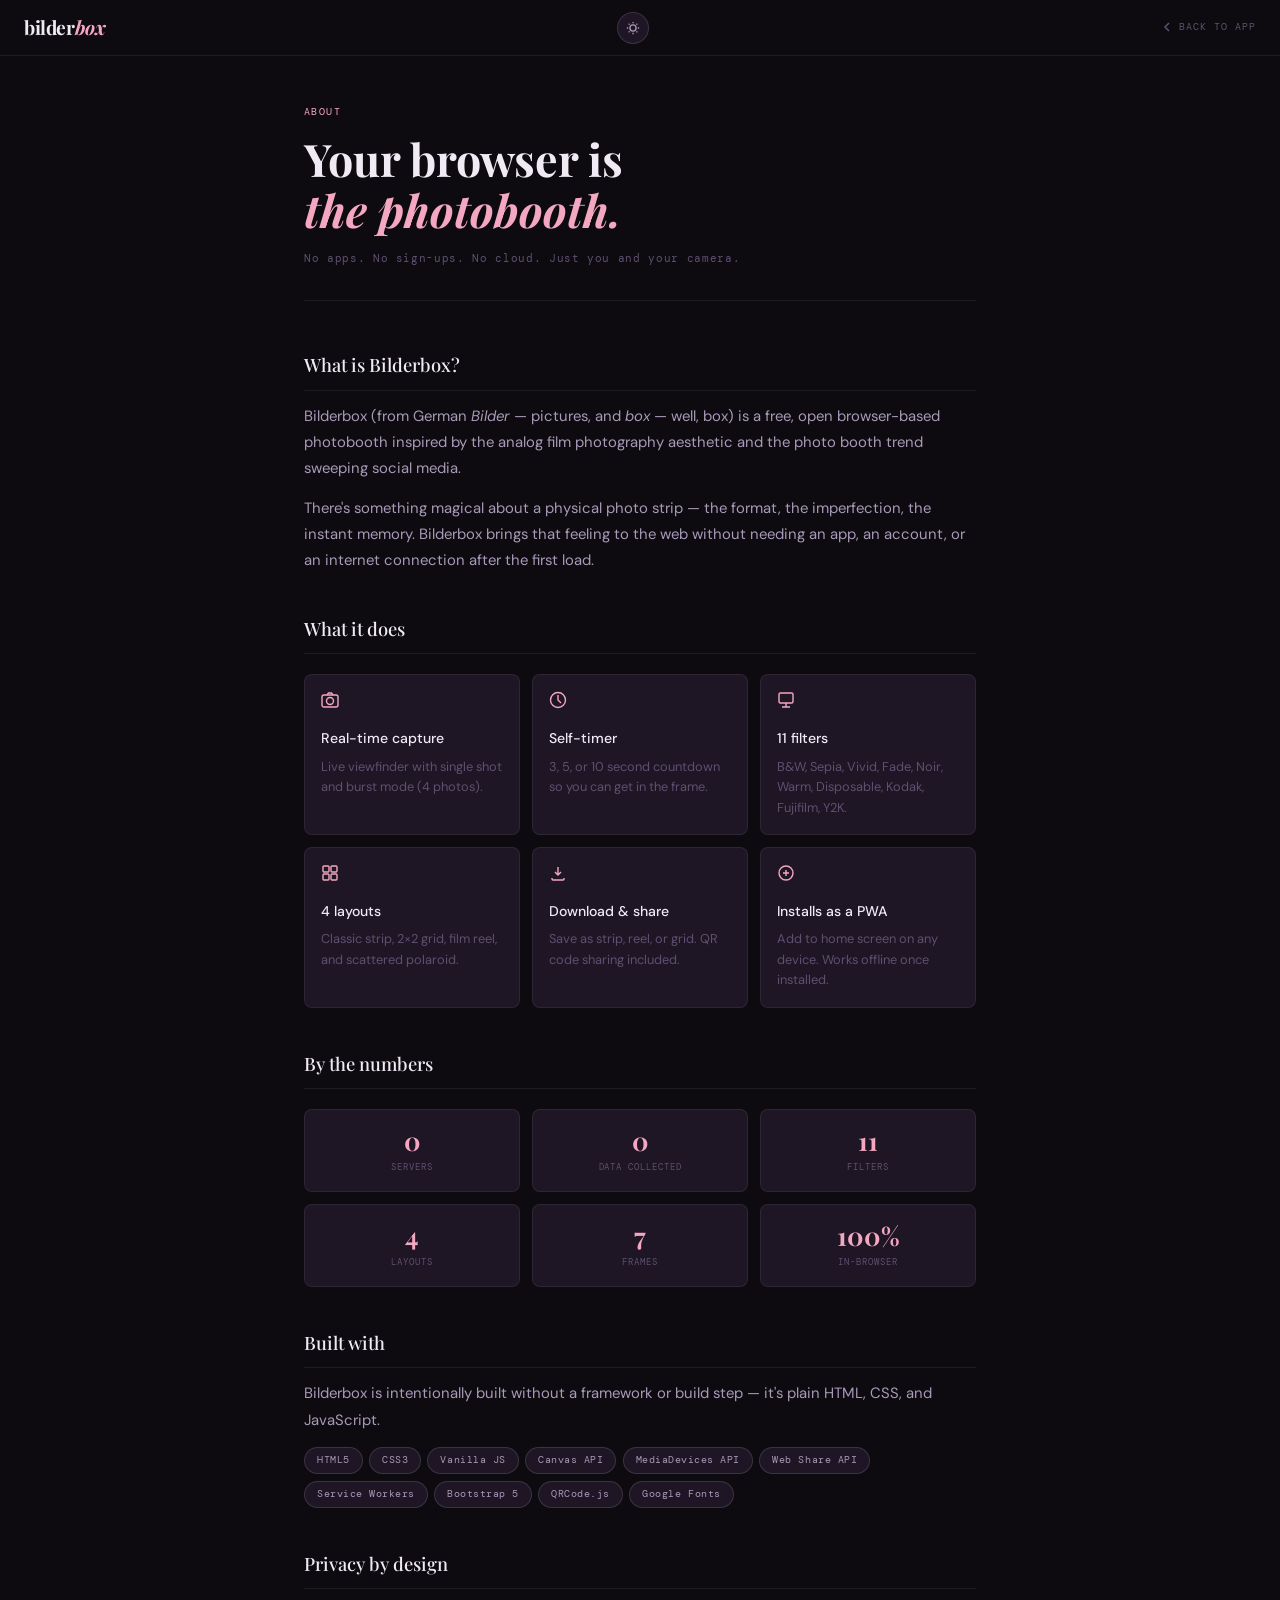
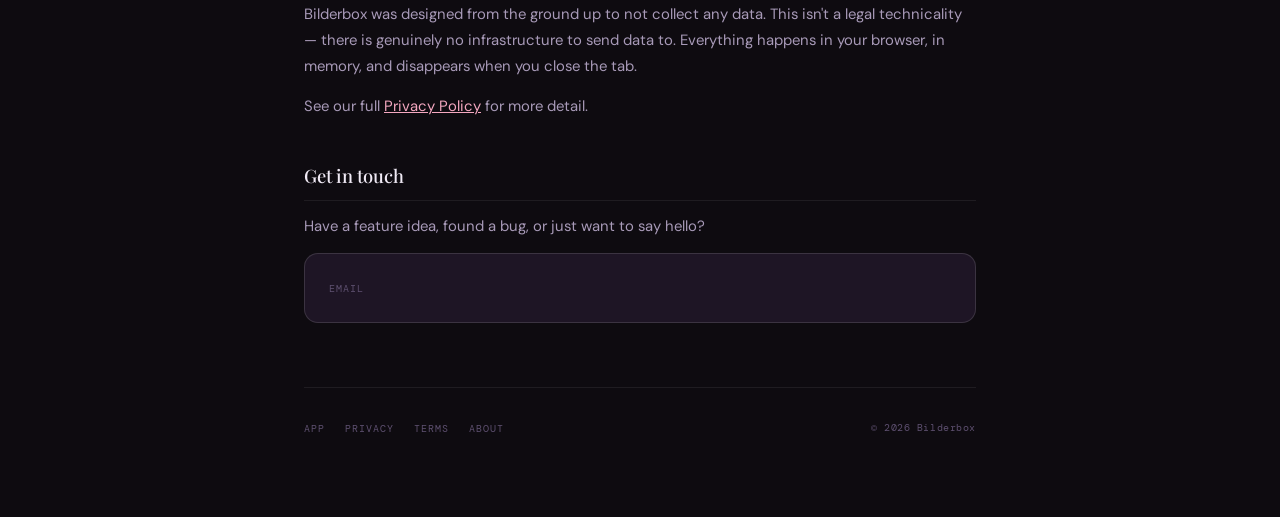
<file: about.html>
<!doctype html>
<html lang="en">
  <head>
    <meta charset="UTF-8" />
    <meta name="viewport" content="width=device-width, initial-scale=1.0" />
    <title>About — Bilderbox</title>
    <meta
      name="description"
      content="About Bilderbox — a cute analog-style photobooth that runs entirely in your browser."
    />
    <link rel="preconnect" href="https://fonts.googleapis.com" />
    <link
      href="https://fonts.googleapis.com/css2?family=Playfair+Display:ital,wght@0,500;0,700;1,500&family=DM+Mono:wght@400;500&family=DM+Sans:wght@300;400;500&display=swap"
      rel="stylesheet"
    />
    
    <link rel="stylesheet" href="css/pages.css" />
    <style>
      .feature-grid {
        display: grid;
        grid-template-columns: repeat(auto-fit, minmax(200px, 1fr));
        gap: 0.75rem;
        margin: 1.25rem 0;
      }

      .feature-card {
        background: var(--surface);
        border: 1px solid var(--border);
        border-radius: var(--radius);
        padding: 1rem;
        display: flex;
        flex-direction: column;
        gap: 0.35rem;
      }

      .feature-card .f-icon {
        color: var(--pink);
        margin-bottom: 0.2rem;
      }

      .feature-card .f-title {
        font-size: 0.88rem;
        font-weight: 500;
        color: var(--text);
      }

      .feature-card .f-desc {
        font-size: 0.8rem;
        color: var(--text3);
        line-height: 1.6;
      }

      .tech-stack {
        display: flex;
        flex-wrap: wrap;
        gap: 0.4rem;
        margin-top: 0.75rem;
      }

      .tech-pill {
        padding: 0.22rem 0.75rem;
        background: var(--surface);
        border: 1px solid var(--border2);
        border-radius: 999px;
        font-family: "DM Mono", monospace;
        font-size: 0.65rem;
        color: var(--text2);
        letter-spacing: 0.05em;
      }

      .stat-row {
        display: grid;
        grid-template-columns: repeat(3, 1fr);
        gap: 0.75rem;
        margin: 1.25rem 0;
      }

      .stat-box {
        background: var(--surface);
        border: 1px solid var(--border);
        border-radius: var(--radius);
        padding: 1rem;
        text-align: center;
      }

      .stat-box .s-num {
        font-family: "Playfair Display", serif;
        font-size: 1.6rem;
        font-weight: 700;
        color: var(--pink);
        line-height: 1.1;
      }

      .stat-box .s-label {
        font-family: "DM Mono", monospace;
        font-size: 0.58rem;
        color: var(--text3);
        letter-spacing: 0.1em;
        text-transform: uppercase;
        margin-top: 0.3rem;
      }

      @media (max-width: 400px) {
        .stat-row {
          grid-template-columns: 1fr 1fr;
        }
      }
    </style>
  </head>
  <body>
    <header class="page-header">
      <a href="index.html" class="logo">bilder<span>box</span></a>
      <button
        id="theme-toggle"
        class="theme-toggle"
        onclick="toggleTheme()"
        title="Toggle light/dark mode"
      >
        <svg
          id="theme-icon-dark"
          width="14"
          height="14"
          viewBox="0 0 16 16"
          fill="none"
          stroke="currentColor"
          stroke-width="1.5"
        >
          <circle cx="8" cy="8" r="3.5" />
          <path
            d="M8 1v1.5M8 13.5V15M1 8h1.5M13.5 8H15M3.05 3.05l1.06 1.06M11.89 11.89l1.06 1.06M3.05 12.95l1.06-1.06M11.89 4.11l1.06-1.06"
          />
        </svg>
        <svg
          id="theme-icon-light"
          width="14"
          height="14"
          viewBox="0 0 16 16"
          fill="none"
          stroke="currentColor"
          stroke-width="1.5"
          style="display: none"
        >
          <path d="M13.5 8.5a5.5 5.5 0 01-7-7 6 6 0 107 7z" />
        </svg>
      </button>
      <a href="index.html" class="back-link">
        <svg
          width="12"
          height="12"
          viewBox="0 0 12 12"
          fill="none"
          stroke="currentColor"
          stroke-width="1.5"
        >
          <path d="M8 2L4 6l4 4" />
        </svg>
        Back to app
      </a>
    </header>

    <div class="page-wrap">
      <div class="page-hero">
        <div class="page-tag">About</div>
        <h1 class="page-title">
          Your browser is<br /><em style="color: var(--pink)"
            >the photobooth.</em
          >
        </h1>
        <div class="page-meta">
          No apps. No sign-ups. No cloud. Just you and your camera.
        </div>
      </div>

      <div class="doc-section">
        <h2>What is Bilderbox?</h2>
        <p>
          Bilderbox (from German <em>Bilder</em> — pictures, and <em>box</em> —
          well, box) is a free, open browser-based photobooth inspired by the
          analog film photography aesthetic and the photo booth trend sweeping
          social media.
        </p>
        <p>
          There's something magical about a physical photo strip — the format,
          the imperfection, the instant memory. Bilderbox brings that feeling to
          the web without needing an app, an account, or an internet connection
          after the first load.
        </p>
      </div>

      <div class="doc-section">
        <h2>What it does</h2>
        <div class="feature-grid">
          <div class="feature-card">
            <div class="f-icon">
              <svg
                width="18"
                height="18"
                viewBox="0 0 18 18"
                fill="none"
                stroke="currentColor"
                stroke-width="1.4"
              >
                <rect x="1" y="4" width="16" height="12" rx="2" />
                <circle cx="9" cy="10" r="3.5" />
                <path d="M6 4l1.5-2h3L12 4" />
              </svg>
            </div>
            <div class="f-title">Real-time capture</div>
            <div class="f-desc">
              Live viewfinder with single shot and burst mode (4 photos).
            </div>
          </div>
          <div class="feature-card">
            <div class="f-icon">
              <svg
                width="18"
                height="18"
                viewBox="0 0 18 18"
                fill="none"
                stroke="currentColor"
                stroke-width="1.4"
              >
                <circle cx="9" cy="9" r="7.5" />
                <path d="M9 4v5l3 3" />
              </svg>
            </div>
            <div class="f-title">Self-timer</div>
            <div class="f-desc">
              3, 5, or 10 second countdown so you can get in the frame.
            </div>
          </div>
          <div class="feature-card">
            <div class="f-icon">
              <svg
                width="18"
                height="18"
                viewBox="0 0 18 18"
                fill="none"
                stroke="currentColor"
                stroke-width="1.4"
              >
                <rect x="2" y="2" width="14" height="10" rx="1.5" />
                <path d="M5 16h8M9 12v4" />
              </svg>
            </div>
            <div class="f-title">11 filters</div>
            <div class="f-desc">
              B&W, Sepia, Vivid, Fade, Noir, Warm, Disposable, Kodak, Fujifilm,
              Y2K.
            </div>
          </div>
          <div class="feature-card">
            <div class="f-icon">
              <svg
                width="18"
                height="18"
                viewBox="0 0 18 18"
                fill="none"
                stroke="currentColor"
                stroke-width="1.4"
              >
                <rect x="2" y="2" width="6" height="6" rx="1" />
                <rect x="10" y="2" width="6" height="6" rx="1" />
                <rect x="2" y="10" width="6" height="6" rx="1" />
                <rect x="10" y="10" width="6" height="6" rx="1" />
              </svg>
            </div>
            <div class="f-title">4 layouts</div>
            <div class="f-desc">
              Classic strip, 2×2 grid, film reel, and scattered polaroid.
            </div>
          </div>
          <div class="feature-card">
            <div class="f-icon">
              <svg
                width="18"
                height="18"
                viewBox="0 0 18 18"
                fill="none"
                stroke="currentColor"
                stroke-width="1.4"
              >
                <path d="M9 3v8M6 8l3 3 3-3" />
                <path d="M3 14v1a1 1 0 001 1h10a1 1 0 001-1v-1" />
              </svg>
            </div>
            <div class="f-title">Download &amp; share</div>
            <div class="f-desc">
              Save as strip, reel, or grid. QR code sharing included.
            </div>
          </div>
          <div class="feature-card">
            <div class="f-icon">
              <svg
                width="18"
                height="18"
                viewBox="0 0 18 18"
                fill="none"
                stroke="currentColor"
                stroke-width="1.4"
              >
                <path d="M9 2a7 7 0 100 14A7 7 0 009 2z" />
                <path d="M9 6v6M6 9h6" />
              </svg>
            </div>
            <div class="f-title">Installs as a PWA</div>
            <div class="f-desc">
              Add to home screen on any device. Works offline once installed.
            </div>
          </div>
        </div>
      </div>

      <div class="doc-section">
        <h2>By the numbers</h2>
        <div class="stat-row">
          <div class="stat-box">
            <div class="s-num">0</div>
            <div class="s-label">Servers</div>
          </div>
          <div class="stat-box">
            <div class="s-num">0</div>
            <div class="s-label">Data collected</div>
          </div>
          <div class="stat-box">
            <div class="s-num">11</div>
            <div class="s-label">Filters</div>
          </div>
          <div class="stat-box">
            <div class="s-num">4</div>
            <div class="s-label">Layouts</div>
          </div>
          <div class="stat-box">
            <div class="s-num">7</div>
            <div class="s-label">Frames</div>
          </div>
          <div class="stat-box">
            <div class="s-num">100%</div>
            <div class="s-label">In-browser</div>
          </div>
        </div>
      </div>

      <div class="doc-section">
        <h2>Built with</h2>
        <p>
          Bilderbox is intentionally built without a framework or build step —
          it's plain HTML, CSS, and JavaScript.
        </p>
        <div class="tech-stack">
          <span class="tech-pill">HTML5</span>
          <span class="tech-pill">CSS3</span>
          <span class="tech-pill">Vanilla JS</span>
          <span class="tech-pill">Canvas API</span>
          <span class="tech-pill">MediaDevices API</span>
          <span class="tech-pill">Web Share API</span>
          <span class="tech-pill">Service Workers</span>
          <span class="tech-pill">Bootstrap 5</span>
          <span class="tech-pill">QRCode.js</span>
          <span class="tech-pill">Google Fonts</span>
        </div>
      </div>

      <div class="doc-section">
        <h2>Privacy by design</h2>
        <p>
          Bilderbox was designed from the ground up to not collect any data.
          This isn't a legal technicality — there is genuinely no infrastructure
          to send data to. Everything happens in your browser, in memory, and
          disappears when you close the tab.
        </p>
        <p>
          See our full
          <a href="privacy.html" style="color: var(--pink)">Privacy Policy</a>
          for more detail.
        </p>
      </div>

      <div class="doc-section">
        <h2>Get in touch</h2>
        <p>Have a feature idea, found a bug, or just want to say hello?</p>
        <div class="contact-card">
          <dl>
            <div class="contact-row">
              <dt>Email</dt>
              <!-- <dd><a href="mailto:hello@bilderbox.app">hello@bilderbox.app</a></dd> -->
            </div>
          </dl>
        </div>
      </div>

      <footer class="page-footer">
        <nav class="footer-nav">
          <a href="index.html">App</a>
          <a href="privacy.html">Privacy</a>
          <a href="terms.html">Terms</a>
          <a href="about.html">About</a>
        </nav>
        <div class="footer-copy">&copy; 2026 Bilderbox</div>
      </footer>
    </div>
    <script>
      // apply saved theme on page load
      if (localStorage.getItem("bb-theme") === "light") {
        document.body.classList.add("light-mode");
      }
      function toggleTheme() {
        const isLight = document.body.classList.toggle("light-mode");
        localStorage.setItem("bb-theme", isLight ? "light" : "dark");
        document.getElementById("theme-icon-dark").style.display = isLight
          ? "none"
          : "block";
        document.getElementById("theme-icon-light").style.display = isLight
          ? "block"
          : "none";
      }
    </script>
  </body>
</html>
</file>
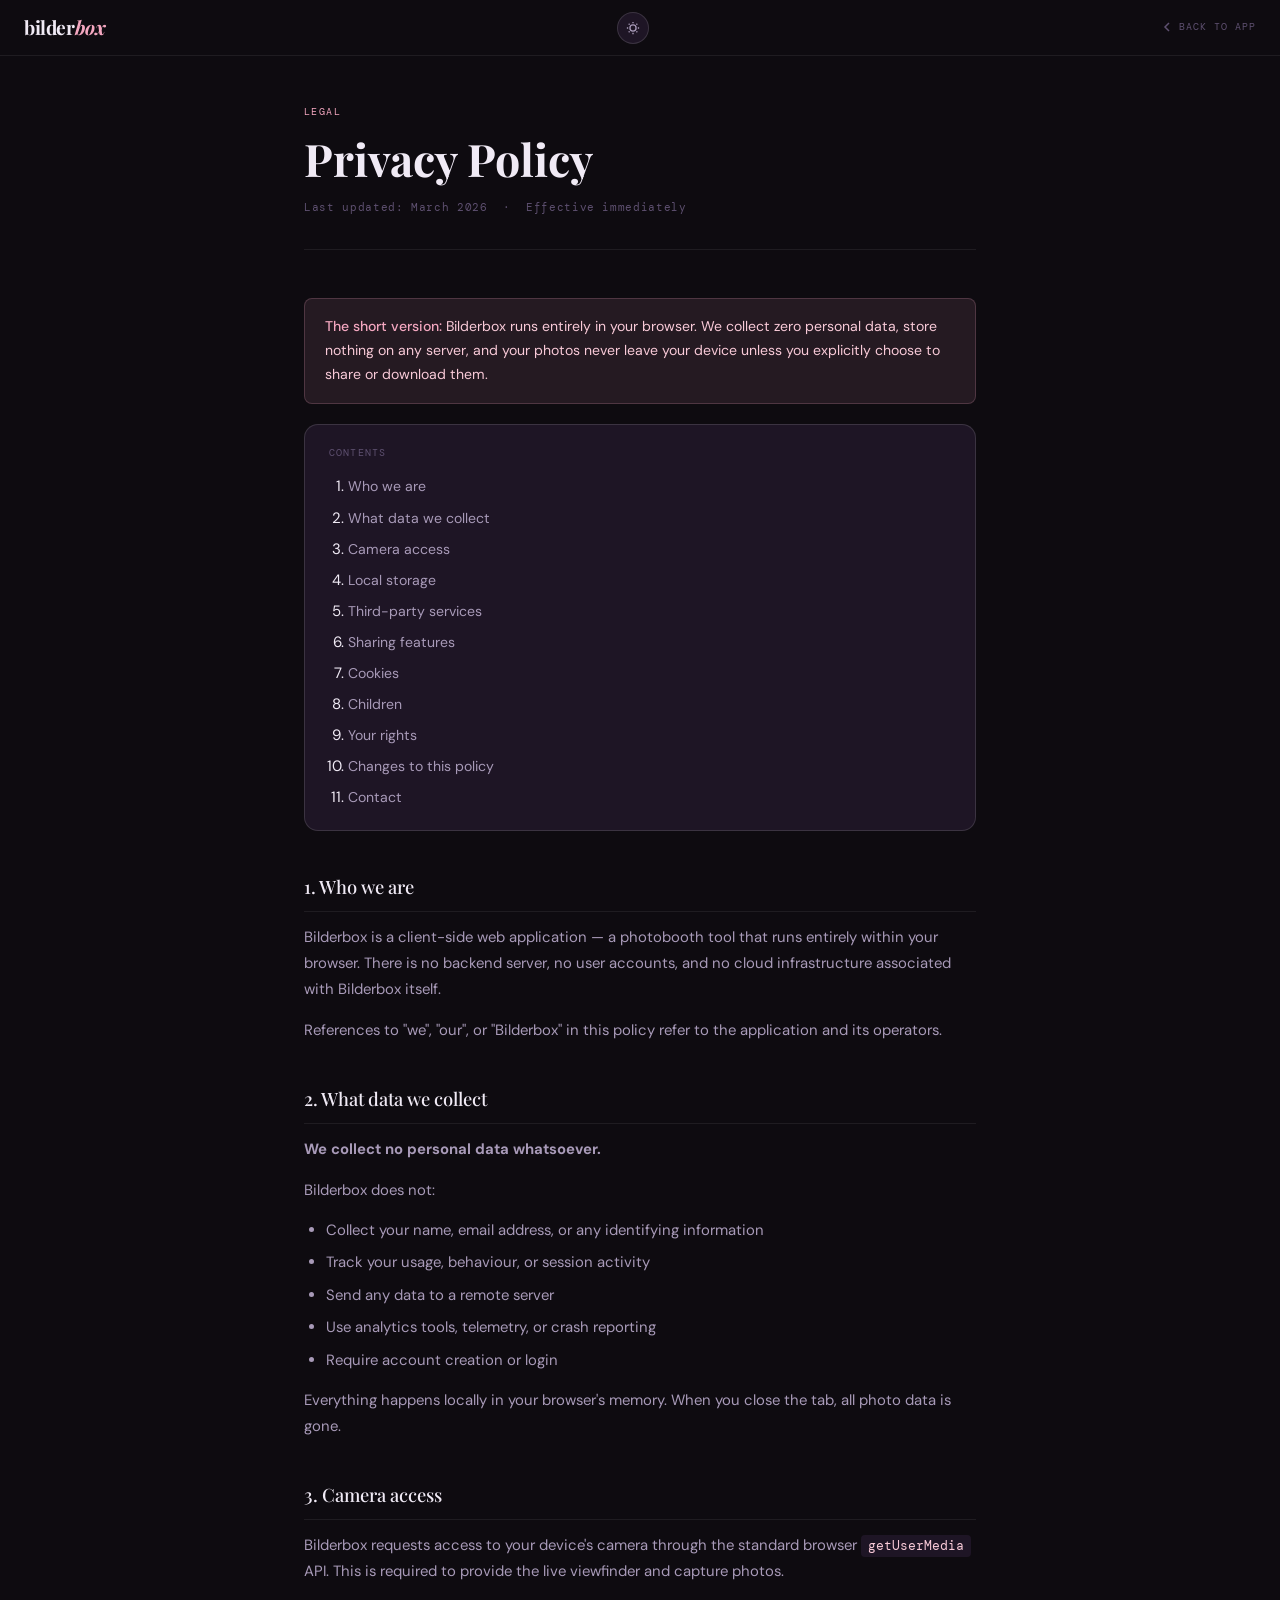
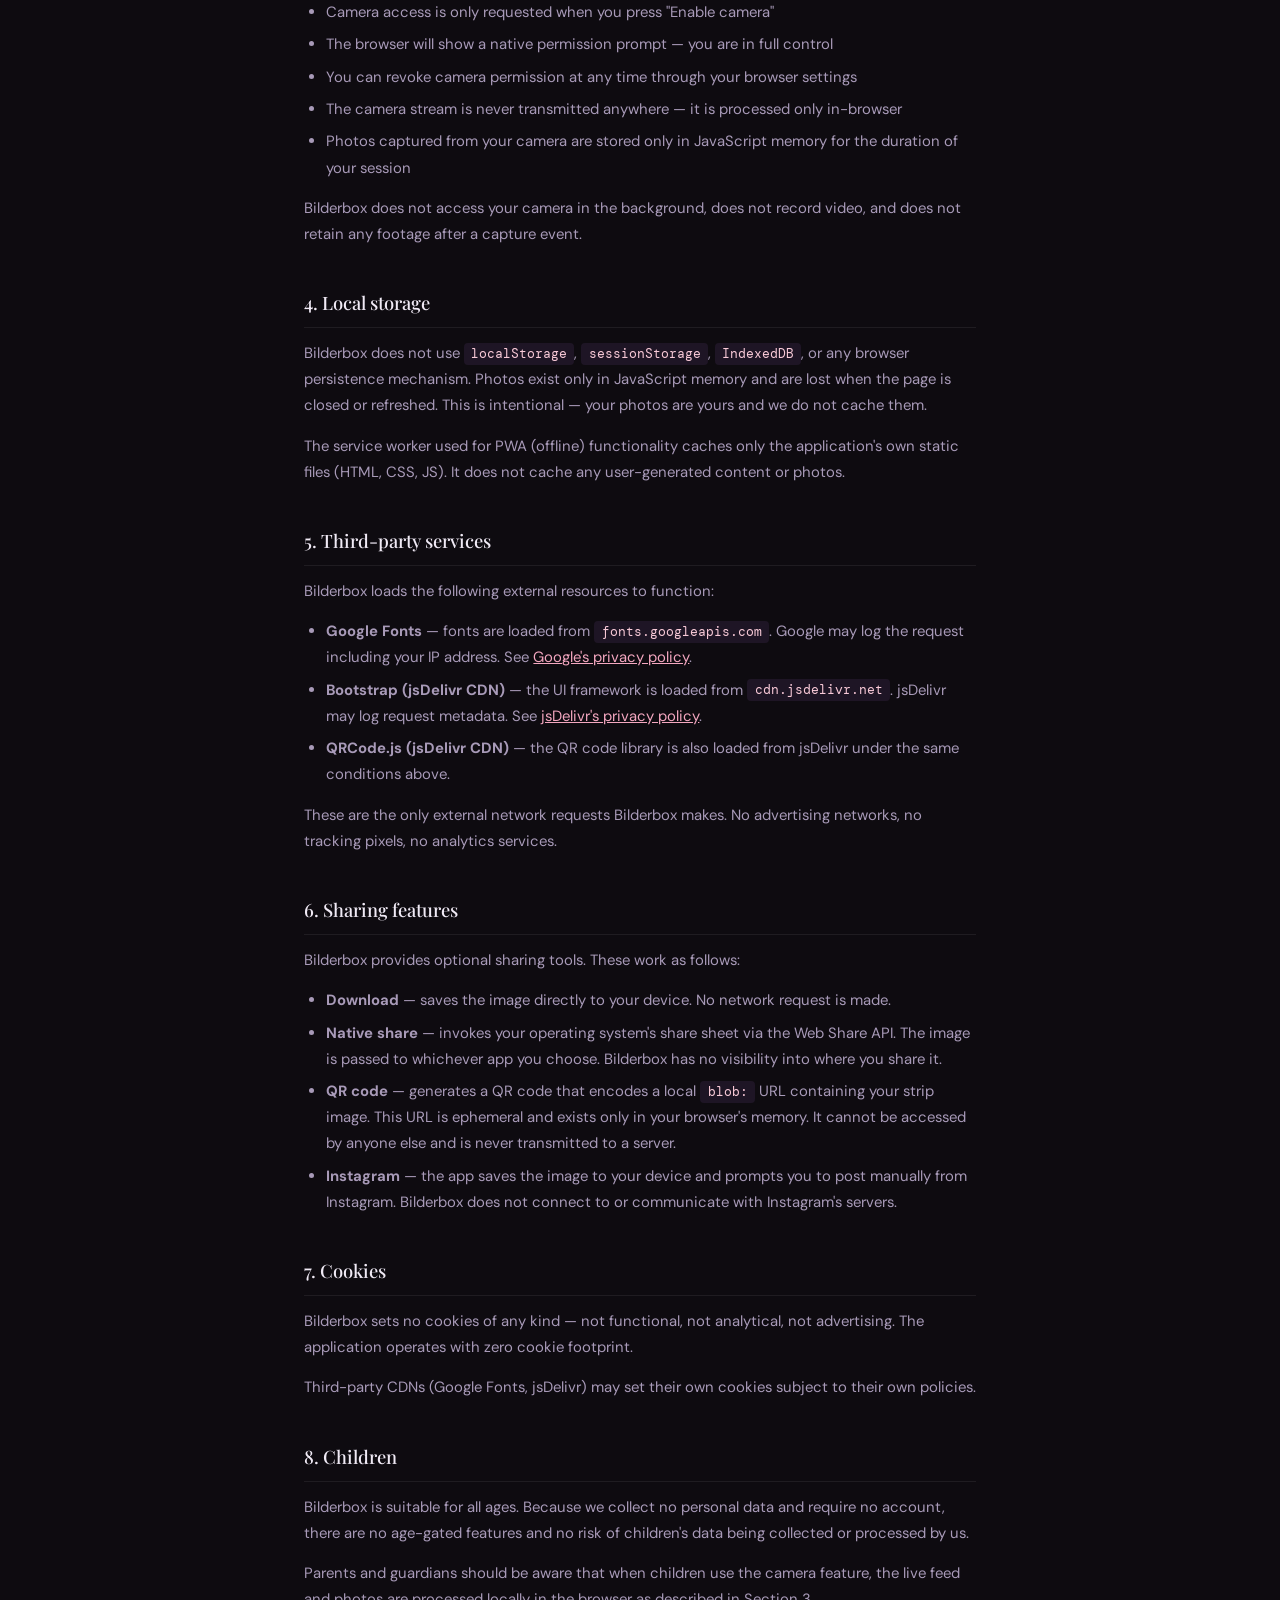
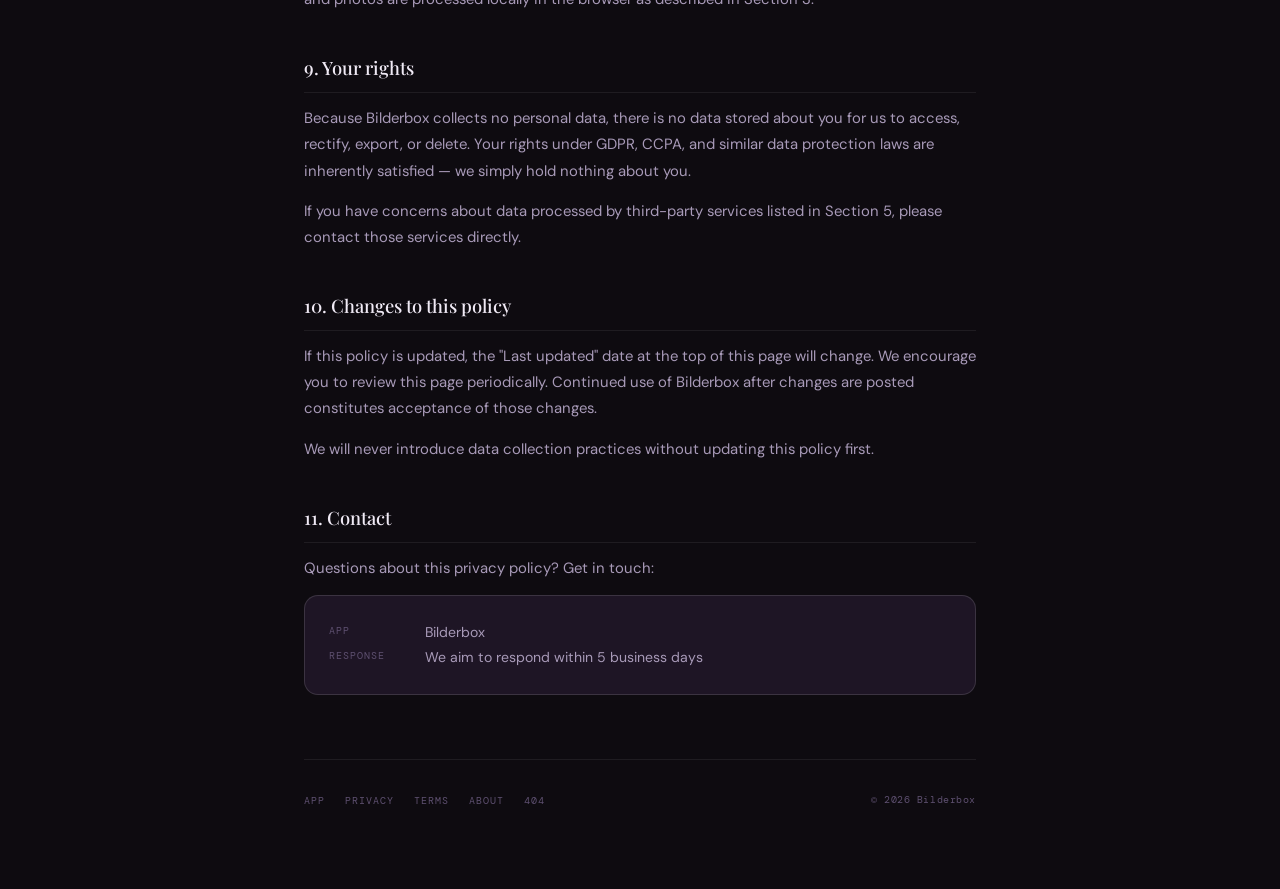
<file: privacy.html>
<!doctype html>
<html lang="en">
  <head>
    <meta charset="UTF-8" />
    <meta name="viewport" content="width=device-width, initial-scale=1.0" />
    <title>Privacy Policy — Bilderbox</title>
    <meta
      name="description"
      content="Bilderbox privacy policy. No data collected, no servers, everything stays on your device."
    />
    <link rel="preconnect" href="https://fonts.googleapis.com" />
    <link
      href="https://fonts.googleapis.com/css2?family=Playfair+Display:ital,wght@0,500;0,700;1,500&family=DM+Mono:wght@400;500&family=DM+Sans:wght@300;400;500&display=swap"
      rel="stylesheet"
    />
    <link rel="stylesheet" href="css/pages.css" />
  </head>
  <body>
    <header class="page-header">
      <a href="index.html" class="logo">bilder<span>box</span></a>
      <button
        id="theme-toggle"
        class="theme-toggle"
        onclick="toggleTheme()"
        title="Toggle light/dark mode"
      >
        <svg
          id="theme-icon-dark"
          width="14"
          height="14"
          viewBox="0 0 16 16"
          fill="none"
          stroke="currentColor"
          stroke-width="1.5"
        >
          <circle cx="8" cy="8" r="3.5" />
          <path
            d="M8 1v1.5M8 13.5V15M1 8h1.5M13.5 8H15M3.05 3.05l1.06 1.06M11.89 11.89l1.06 1.06M3.05 12.95l1.06-1.06M11.89 4.11l1.06-1.06"
          />
        </svg>
        <svg
          id="theme-icon-light"
          width="14"
          height="14"
          viewBox="0 0 16 16"
          fill="none"
          stroke="currentColor"
          stroke-width="1.5"
          style="display: none"
        >
          <path d="M13.5 8.5a5.5 5.5 0 01-7-7 6 6 0 107 7z" />
        </svg>
      </button>
      <a href="index.html" class="back-link">
        <svg
          width="12"
          height="12"
          viewBox="0 0 12 12"
          fill="none"
          stroke="currentColor"
          stroke-width="1.5"
        >
          <path d="M8 2L4 6l4 4" />
        </svg>
        Back to app
      </a>
    </header>

    <div class="page-wrap">
      <div class="page-hero">
        <div class="page-tag">Legal</div>
        <h1 class="page-title">Privacy Policy</h1>
        <div class="page-meta">
          Last updated: March 2026 &nbsp;·&nbsp; Effective immediately
        </div>
      </div>

      <div class="highlight-box">
        <strong>The short version:</strong> Bilderbox runs entirely in your
        browser. We collect zero personal data, store nothing on any server, and
        your photos never leave your device unless you explicitly choose to
        share or download them.
      </div>

      <nav class="toc">
        <div class="toc-label">Contents</div>
        <ol>
          <li><a href="#who-we-are">Who we are</a></li>
          <li><a href="#data-collected">What data we collect</a></li>
          <li><a href="#camera">Camera access</a></li>
          <li><a href="#local-storage">Local storage</a></li>
          <li><a href="#third-parties">Third-party services</a></li>
          <li><a href="#sharing">Sharing features</a></li>
          <li><a href="#cookies">Cookies</a></li>
          <li><a href="#children">Children</a></li>
          <li><a href="#your-rights">Your rights</a></li>
          <li><a href="#changes">Changes to this policy</a></li>
          <li><a href="#contact">Contact</a></li>
        </ol>
      </nav>

      <div class="doc-section" id="who-we-are">
        <h2>1. Who we are</h2>
        <p>
          Bilderbox is a client-side web application — a photobooth tool that
          runs entirely within your browser. There is no backend server, no user
          accounts, and no cloud infrastructure associated with Bilderbox
          itself.
        </p>
        <p>
          References to "we", "our", or "Bilderbox" in this policy refer to the
          application and its operators.
        </p>
      </div>

      <div class="doc-section" id="data-collected">
        <h2>2. What data we collect</h2>
        <p><strong>We collect no personal data whatsoever.</strong></p>
        <p>Bilderbox does not:</p>
        <ul>
          <li>
            Collect your name, email address, or any identifying information
          </li>
          <li>Track your usage, behaviour, or session activity</li>
          <li>Send any data to a remote server</li>
          <li>Use analytics tools, telemetry, or crash reporting</li>
          <li>Require account creation or login</li>
        </ul>
        <p>
          Everything happens locally in your browser's memory. When you close
          the tab, all photo data is gone.
        </p>
      </div>

      <div class="doc-section" id="camera">
        <h2>3. Camera access</h2>
        <p>
          Bilderbox requests access to your device's camera through the standard
          browser <code>getUserMedia</code> API. This is required to provide the
          live viewfinder and capture photos.
        </p>
        <ul>
          <li>
            Camera access is only requested when you press "Enable camera"
          </li>
          <li>
            The browser will show a native permission prompt — you are in full
            control
          </li>
          <li>
            You can revoke camera permission at any time through your browser
            settings
          </li>
          <li>
            The camera stream is never transmitted anywhere — it is processed
            only in-browser
          </li>
          <li>
            Photos captured from your camera are stored only in JavaScript
            memory for the duration of your session
          </li>
        </ul>
        <p>
          Bilderbox does not access your camera in the background, does not
          record video, and does not retain any footage after a capture event.
        </p>
      </div>

      <div class="doc-section" id="local-storage">
        <h2>4. Local storage</h2>
        <p>
          Bilderbox does not use <code>localStorage</code>,
          <code>sessionStorage</code>, <code>IndexedDB</code>, or any browser
          persistence mechanism. Photos exist only in JavaScript memory and are
          lost when the page is closed or refreshed. This is intentional — your
          photos are yours and we do not cache them.
        </p>
        <p>
          The service worker used for PWA (offline) functionality caches only
          the application's own static files (HTML, CSS, JS). It does not cache
          any user-generated content or photos.
        </p>
      </div>

      <div class="doc-section" id="third-parties">
        <h2>5. Third-party services</h2>
        <p>Bilderbox loads the following external resources to function:</p>
        <ul>
          <li>
            <strong>Google Fonts</strong> — fonts are loaded from
            <code>fonts.googleapis.com</code>. Google may log the request
            including your IP address. See
            <a
              href="https://policies.google.com/privacy"
              target="_blank"
              rel="noopener"
              style="color: var(--pink)"
              >Google's privacy policy</a
            >.
          </li>
          <li>
            <strong>Bootstrap (jsDelivr CDN)</strong> — the UI framework is
            loaded from <code>cdn.jsdelivr.net</code>. jsDelivr may log request
            metadata. See
            <a
              href="https://www.jsdelivr.com/privacy-policy-jsdelivr-net"
              target="_blank"
              rel="noopener"
              style="color: var(--pink)"
              >jsDelivr's privacy policy</a
            >.
          </li>
          <li>
            <strong>QRCode.js (jsDelivr CDN)</strong> — the QR code library is
            also loaded from jsDelivr under the same conditions above.
          </li>
        </ul>
        <p>
          These are the only external network requests Bilderbox makes. No
          advertising networks, no tracking pixels, no analytics services.
        </p>
      </div>

      <div class="doc-section" id="sharing">
        <h2>6. Sharing features</h2>
        <p>Bilderbox provides optional sharing tools. These work as follows:</p>
        <ul>
          <li>
            <strong>Download</strong> — saves the image directly to your device.
            No network request is made.
          </li>
          <li>
            <strong>Native share</strong> — invokes your operating system's
            share sheet via the Web Share API. The image is passed to whichever
            app you choose. Bilderbox has no visibility into where you share it.
          </li>
          <li>
            <strong>QR code</strong> — generates a QR code that encodes a local
            <code>blob:</code> URL containing your strip image. This URL is
            ephemeral and exists only in your browser's memory. It cannot be
            accessed by anyone else and is never transmitted to a server.
          </li>
          <li>
            <strong>Instagram</strong> — the app saves the image to your device
            and prompts you to post manually from Instagram. Bilderbox does not
            connect to or communicate with Instagram's servers.
          </li>
        </ul>
      </div>

      <div class="doc-section" id="cookies">
        <h2>7. Cookies</h2>
        <p>
          Bilderbox sets no cookies of any kind — not functional, not
          analytical, not advertising. The application operates with zero cookie
          footprint.
        </p>
        <p>
          Third-party CDNs (Google Fonts, jsDelivr) may set their own cookies
          subject to their own policies.
        </p>
      </div>

      <div class="doc-section" id="children">
        <h2>8. Children</h2>
        <p>
          Bilderbox is suitable for all ages. Because we collect no personal
          data and require no account, there are no age-gated features and no
          risk of children's data being collected or processed by us.
        </p>
        <p>
          Parents and guardians should be aware that when children use the
          camera feature, the live feed and photos are processed locally in the
          browser as described in Section 3.
        </p>
      </div>

      <div class="doc-section" id="your-rights">
        <h2>9. Your rights</h2>
        <p>
          Because Bilderbox collects no personal data, there is no data stored
          about you for us to access, rectify, export, or delete. Your rights
          under GDPR, CCPA, and similar data protection laws are inherently
          satisfied — we simply hold nothing about you.
        </p>
        <p>
          If you have concerns about data processed by third-party services
          listed in Section 5, please contact those services directly.
        </p>
      </div>

      <div class="doc-section" id="changes">
        <h2>10. Changes to this policy</h2>
        <p>
          If this policy is updated, the "Last updated" date at the top of this
          page will change. We encourage you to review this page periodically.
          Continued use of Bilderbox after changes are posted constitutes
          acceptance of those changes.
        </p>
        <p>
          We will never introduce data collection practices without updating
          this policy first.
        </p>
      </div>

      <div class="doc-section" id="contact">
        <h2>11. Contact</h2>
        <p>Questions about this privacy policy? Get in touch:</p>
        <div class="contact-card">
          <dl>
            <div class="contact-row">
              <dt>App</dt>
              <dd>Bilderbox</dd>
            </div>
            <!-- <div class="contact-row">
            <dt>Email</dt>
            <dd><a href="mailto:hello@bilderbox.app">hello@bilderbox.app</a></dd>
          </div> -->
            <div class="contact-row">
              <dt>Response</dt>
              <dd>We aim to respond within 5 business days</dd>
            </div>
          </dl>
        </div>
      </div>

      <footer class="page-footer">
        <nav class="footer-nav">
          <a href="index.html">App</a>
          <a href="privacy.html">Privacy</a>
          <a href="terms.html">Terms</a>
          <a href="about.html">About</a>
          <a href="404.html">404</a>
        </nav>
        <div class="footer-copy">&copy; 2026 Bilderbox</div>
      </footer>
    </div>
    <script>
      // apply saved theme on page load
      if (localStorage.getItem("bb-theme") === "light") {
        document.body.classList.add("light-mode");
      }
      function toggleTheme() {
        const isLight = document.body.classList.toggle("light-mode");
        localStorage.setItem("bb-theme", isLight ? "light" : "dark");
        document.getElementById("theme-icon-dark").style.display = isLight
          ? "none"
          : "block";
        document.getElementById("theme-icon-light").style.display = isLight
          ? "block"
          : "none";
      }
    </script>
  </body>
</html>
</file>
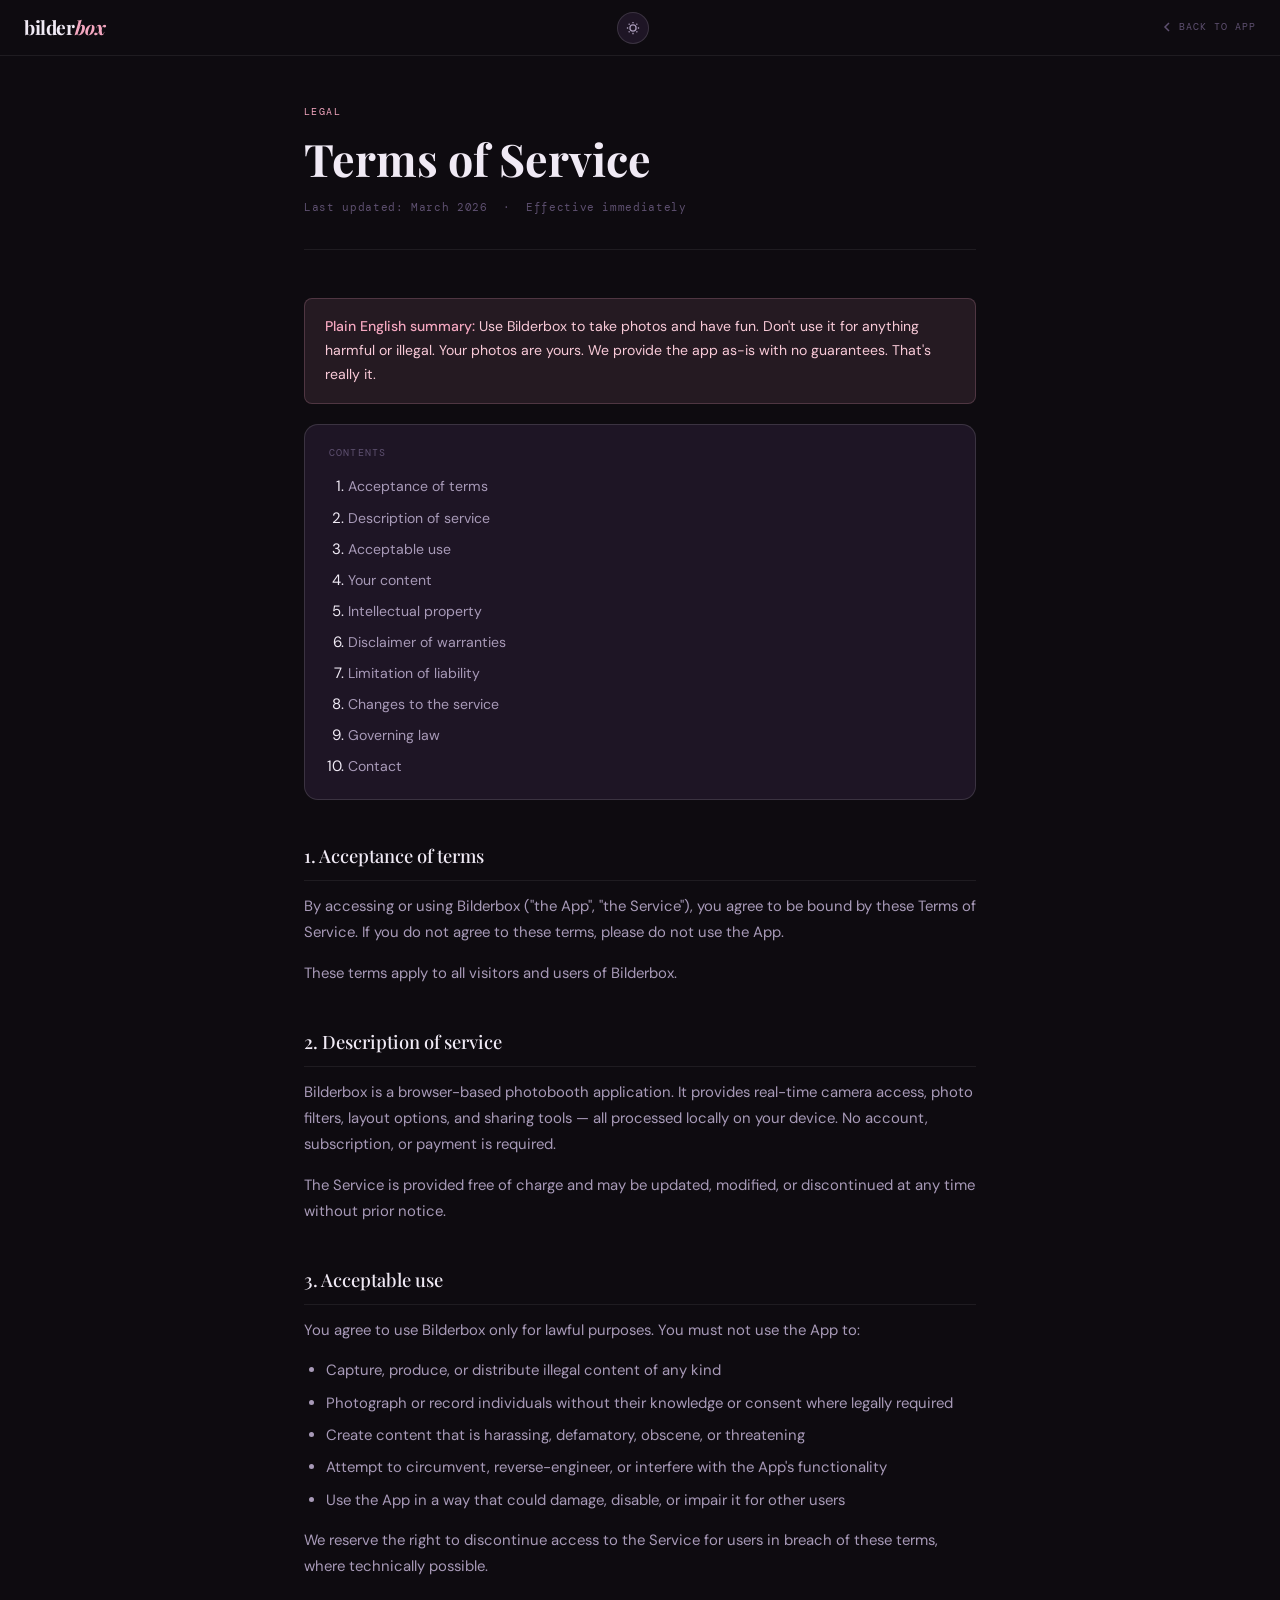
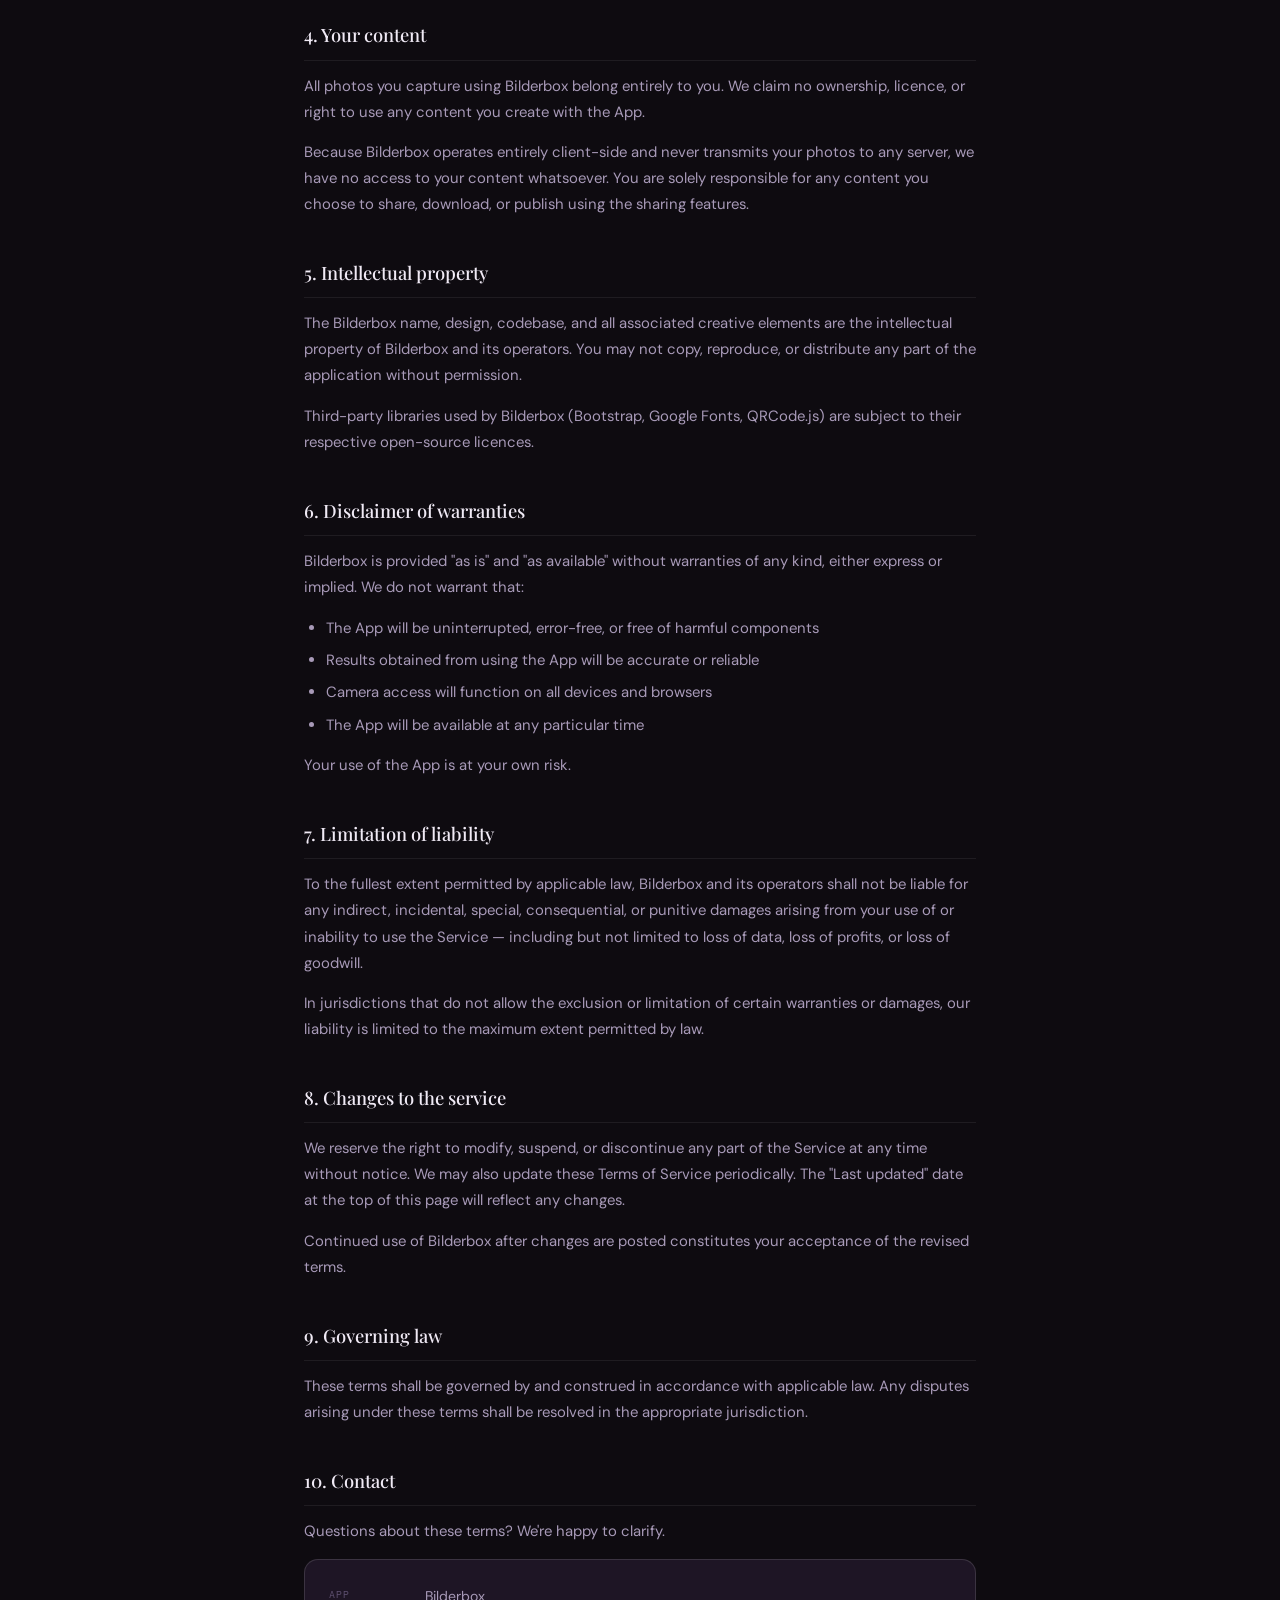
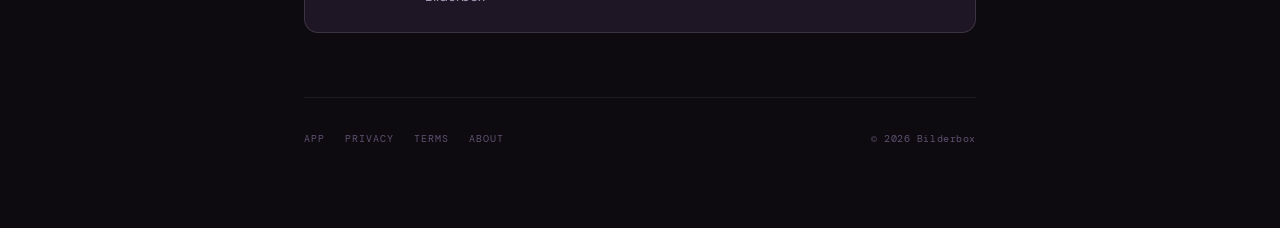
<file: terms.html>
<!doctype html>
<html lang="en">
  <head>
    <meta charset="UTF-8" />
    <meta name="viewport" content="width=device-width, initial-scale=1.0" />
    <title>Terms of Service — Bilderbox</title>
    <meta
      name="description"
      content="Bilderbox terms of service. Simple, fair, and honest."
    />
    <link rel="preconnect" href="https://fonts.googleapis.com" />
    <link
      href="https://fonts.googleapis.com/css2?family=Playfair+Display:ital,wght@0,500;0,700;1,500&family=DM+Mono:wght@400;500&family=DM+Sans:wght@300;400;500&display=swap"
      rel="stylesheet"
    />
    <link rel="stylesheet" href="css/pages.css" />
  </head>
  <body>
    <header class="page-header">
      <a href="index.html" class="logo">bilder<span>box</span></a>
      <button
        id="theme-toggle"
        class="theme-toggle"
        onclick="toggleTheme()"
        title="Toggle light/dark mode"
      >
        <svg
          id="theme-icon-dark"
          width="14"
          height="14"
          viewBox="0 0 16 16"
          fill="none"
          stroke="currentColor"
          stroke-width="1.5"
        >
          <circle cx="8" cy="8" r="3.5" />
          <path
            d="M8 1v1.5M8 13.5V15M1 8h1.5M13.5 8H15M3.05 3.05l1.06 1.06M11.89 11.89l1.06 1.06M3.05 12.95l1.06-1.06M11.89 4.11l1.06-1.06"
          />
        </svg>
        <svg
          id="theme-icon-light"
          width="14"
          height="14"
          viewBox="0 0 16 16"
          fill="none"
          stroke="currentColor"
          stroke-width="1.5"
          style="display: none"
        >
          <path d="M13.5 8.5a5.5 5.5 0 01-7-7 6 6 0 107 7z" />
        </svg>
      </button>
      <a href="index.html" class="back-link">
        <svg
          width="12"
          height="12"
          viewBox="0 0 12 12"
          fill="none"
          stroke="currentColor"
          stroke-width="1.5"
        >
          <path d="M8 2L4 6l4 4" />
        </svg>
        Back to app
      </a>
    </header>

    <div class="page-wrap">
      <div class="page-hero">
        <div class="page-tag">Legal</div>
        <h1 class="page-title">Terms of Service</h1>
        <div class="page-meta">
          Last updated: March 2026 &nbsp;·&nbsp; Effective immediately
        </div>
      </div>

      <div class="highlight-box">
        <strong>Plain English summary:</strong> Use Bilderbox to take photos and
        have fun. Don't use it for anything harmful or illegal. Your photos are
        yours. We provide the app as-is with no guarantees. That's really it.
      </div>

      <nav class="toc">
        <div class="toc-label">Contents</div>
        <ol>
          <li><a href="#acceptance">Acceptance of terms</a></li>
          <li><a href="#description">Description of service</a></li>
          <li><a href="#use">Acceptable use</a></li>
          <li><a href="#ownership">Your content</a></li>
          <li><a href="#ip">Intellectual property</a></li>
          <li><a href="#disclaimer">Disclaimer of warranties</a></li>
          <li><a href="#liability">Limitation of liability</a></li>
          <li><a href="#changes">Changes to the service</a></li>
          <li><a href="#governing">Governing law</a></li>
          <li><a href="#contact">Contact</a></li>
        </ol>
      </nav>

      <div class="doc-section" id="acceptance">
        <h2>1. Acceptance of terms</h2>
        <p>
          By accessing or using Bilderbox ("the App", "the Service"), you agree
          to be bound by these Terms of Service. If you do not agree to these
          terms, please do not use the App.
        </p>
        <p>These terms apply to all visitors and users of Bilderbox.</p>
      </div>

      <div class="doc-section" id="description">
        <h2>2. Description of service</h2>
        <p>
          Bilderbox is a browser-based photobooth application. It provides
          real-time camera access, photo filters, layout options, and sharing
          tools — all processed locally on your device. No account,
          subscription, or payment is required.
        </p>
        <p>
          The Service is provided free of charge and may be updated, modified,
          or discontinued at any time without prior notice.
        </p>
      </div>

      <div class="doc-section" id="use">
        <h2>3. Acceptable use</h2>
        <p>
          You agree to use Bilderbox only for lawful purposes. You must not use
          the App to:
        </p>
        <ul>
          <li>Capture, produce, or distribute illegal content of any kind</li>
          <li>
            Photograph or record individuals without their knowledge or consent
            where legally required
          </li>
          <li>
            Create content that is harassing, defamatory, obscene, or
            threatening
          </li>
          <li>
            Attempt to circumvent, reverse-engineer, or interfere with the App's
            functionality
          </li>
          <li>
            Use the App in a way that could damage, disable, or impair it for
            other users
          </li>
        </ul>
        <p>
          We reserve the right to discontinue access to the Service for users in
          breach of these terms, where technically possible.
        </p>
      </div>

      <div class="doc-section" id="ownership">
        <h2>4. Your content</h2>
        <p>
          All photos you capture using Bilderbox belong entirely to you. We
          claim no ownership, licence, or right to use any content you create
          with the App.
        </p>
        <p>
          Because Bilderbox operates entirely client-side and never transmits
          your photos to any server, we have no access to your content
          whatsoever. You are solely responsible for any content you choose to
          share, download, or publish using the sharing features.
        </p>
      </div>

      <div class="doc-section" id="ip">
        <h2>5. Intellectual property</h2>
        <p>
          The Bilderbox name, design, codebase, and all associated creative
          elements are the intellectual property of Bilderbox and its operators.
          You may not copy, reproduce, or distribute any part of the application
          without permission.
        </p>
        <p>
          Third-party libraries used by Bilderbox (Bootstrap, Google Fonts,
          QRCode.js) are subject to their respective open-source licences.
        </p>
      </div>

      <div class="doc-section" id="disclaimer">
        <h2>6. Disclaimer of warranties</h2>
        <p>
          Bilderbox is provided "as is" and "as available" without warranties of
          any kind, either express or implied. We do not warrant that:
        </p>
        <ul>
          <li>
            The App will be uninterrupted, error-free, or free of harmful
            components
          </li>
          <li>
            Results obtained from using the App will be accurate or reliable
          </li>
          <li>Camera access will function on all devices and browsers</li>
          <li>The App will be available at any particular time</li>
        </ul>
        <p>Your use of the App is at your own risk.</p>
      </div>

      <div class="doc-section" id="liability">
        <h2>7. Limitation of liability</h2>
        <p>
          To the fullest extent permitted by applicable law, Bilderbox and its
          operators shall not be liable for any indirect, incidental, special,
          consequential, or punitive damages arising from your use of or
          inability to use the Service — including but not limited to loss of
          data, loss of profits, or loss of goodwill.
        </p>
        <p>
          In jurisdictions that do not allow the exclusion or limitation of
          certain warranties or damages, our liability is limited to the maximum
          extent permitted by law.
        </p>
      </div>

      <div class="doc-section" id="changes">
        <h2>8. Changes to the service</h2>
        <p>
          We reserve the right to modify, suspend, or discontinue any part of
          the Service at any time without notice. We may also update these Terms
          of Service periodically. The "Last updated" date at the top of this
          page will reflect any changes.
        </p>
        <p>
          Continued use of Bilderbox after changes are posted constitutes your
          acceptance of the revised terms.
        </p>
      </div>

      <div class="doc-section" id="governing">
        <h2>9. Governing law</h2>
        <p>
          These terms shall be governed by and construed in accordance with
          applicable law. Any disputes arising under these terms shall be
          resolved in the appropriate jurisdiction.
        </p>
      </div>

      <div class="doc-section" id="contact">
        <h2>10. Contact</h2>
        <p>Questions about these terms? We're happy to clarify.</p>
        <div class="contact-card">
          <dl>
            <div class="contact-row">
              <dt>App</dt>
              <dd>Bilderbox</dd>
            </div>
            <!-- <div class="contact-row">
            <dt>Email</dt>
            <dd><a href="mailto:hello@bilderbox.app">hello@bilderbox.app</a></dd>
          </div> -->
          </dl>
        </div>
      </div>

      <footer class="page-footer">
        <nav class="footer-nav">
          <a href="index.html">App</a>
          <a href="privacy.html">Privacy</a>
          <a href="terms.html">Terms</a>
          <a href="about.html">About</a>
        </nav>
        <div class="footer-copy">&copy; 2026 Bilderbox</div>
      </footer>
    </div>
    <script>
      // apply saved theme on page load
      if (localStorage.getItem("bb-theme") === "light") {
        document.body.classList.add("light-mode");
      }
      function toggleTheme() {
        const isLight = document.body.classList.toggle("light-mode");
        localStorage.setItem("bb-theme", isLight ? "light" : "dark");
        document.getElementById("theme-icon-dark").style.display = isLight
          ? "none"
          : "block";
        document.getElementById("theme-icon-light").style.display = isLight
          ? "block"
          : "none";
      }
    </script>
  </body>
</html>
</file>
<file: css/pages.css>
/* ─────────────────────────────────────────
   Bilderbox — pages.css
   Shared styles for all legal / info pages
───────────────────────────────────────── */

:root {
  --bg:      #0e0b10;
  --bg2:     #160f1a;
  --surface: #1e1525;
  --border:  rgba(255,255,255,0.07);
  --border2: rgba(255,255,255,0.13);
  --pink:    #f4a7c0;
  --pink2:   #f9cad8;
  --pink-dim:rgba(244,167,192,0.1);
  --text:    #f0eaf5;
  --text2:   #a89ab8;
  --text3:   #5e5070;
  --radius:  8px;
  --radius2: 14px;
}



/* ─── Light mode overrides ─── */
body.light-mode {
  --bg:        #fdf6f9;
  --bg2:       #f7edf3;
  --bg3:       #f0e0ea;
  --surface:   #fce8f1;
  --surface2:  #f9d6e8;
  --border:    rgba(180,100,140,0.15);
  --border2:   rgba(180,100,140,0.25);

  --pink:      #e8749a;
  --pink2:     #d45c86;
  --pink3:     #fce8ef;
  --pink-dim:  rgba(232,116,154,0.12);
  --pink-glow: rgba(232,116,154,0.08);

  --text:      #2a1520;
  --text2:     #6b3050;
  --text3:     #b07090;
  --accent:    #c4873a;

  --red:       #c0392b;
}

*, *::before, *::after { box-sizing: border-box; margin: 0; padding: 0; }

html { scroll-behavior: smooth; }

body {
  background: var(--bg);
  color: var(--text);
  font-family: 'DM Sans', sans-serif;
  font-size: 15px;
  line-height: 1.75;
  min-height: 100vh;
}

/* ─── Header ─── */
.page-header {
  position: sticky;
  top: 0;
  z-index: 50;
  background: var(--bg);
  backdrop-filter: blur(14px);
  border-bottom: 1px solid var(--border);
  padding: 0 1.5rem;
  height: 56px;
  display: flex;
  align-items: center;
  justify-content: space-between;
}

.logo {
  font-family: 'Playfair Display', serif;
  font-size: 1.2rem;
  font-weight: 700;
  color: var(--text);
  text-decoration: none;
  letter-spacing: -0.02em;
}

.logo span { color: var(--pink); font-style: italic; }

.back-link {
  font-family: 'DM Mono', monospace;
  font-size: 0.65rem;
  letter-spacing: 0.1em;
  text-transform: uppercase;
  color: var(--text3);
  text-decoration: none;
  display: flex;
  align-items: center;
  gap: 6px;
  transition: color 0.15s;
}

.back-link:hover { color: var(--pink); }

/* ─── Page wrapper ─── */
.page-wrap {
  max-width: 720px;
  margin: 0 auto;
  padding: 3rem 1.5rem 5rem;
}

/* ─── Page hero ─── */
.page-hero {
  margin-bottom: 3rem;
  padding-bottom: 2rem;
  border-bottom: 1px solid var(--border);
}

.page-tag {
  font-family: 'DM Mono', monospace;
  font-size: 0.6rem;
  letter-spacing: 0.15em;
  text-transform: uppercase;
  color: var(--pink);
  margin-bottom: 0.75rem;
}

.page-title {
  font-family: 'Playfair Display', serif;
  font-size: clamp(1.8rem, 5vw, 2.8rem);
  font-weight: 700;
  color: var(--text);
  line-height: 1.15;
  margin-bottom: 0.85rem;
}

.page-meta {
  font-family: 'DM Mono', monospace;
  font-size: 0.68rem;
  color: var(--text3);
  letter-spacing: 0.06em;
}

/* ─── Content sections ─── */
.doc-section {
  margin-bottom: 2.5rem;
}

.doc-section h2 {
  font-family: 'Playfair Display', serif;
  font-size: 1.15rem;
  font-weight: 500;
  color: var(--text);
  margin-bottom: 0.75rem;
  padding-bottom: 0.5rem;
  border-bottom: 1px solid var(--border);
}

.doc-section p {
  color: var(--text2);
  margin-bottom: 0.9rem;
  font-size: 0.93rem;
}

.doc-section p:last-child { margin-bottom: 0; }

.doc-section ul, .doc-section ol {
  color: var(--text2);
  padding-left: 1.4rem;
  margin-bottom: 0.9rem;
  font-size: 0.93rem;
}

.doc-section li { margin-bottom: 0.4rem; }

/* highlight box */
.highlight-box {
  background: var(--pink-dim);
  border: 1px solid rgba(244,167,192,0.2);
  border-radius: var(--radius);
  padding: 1rem 1.25rem;
  margin: 1.25rem 0;
  font-size: 0.88rem;
  color: var(--pink2);
  line-height: 1.7;
}

.highlight-box strong { color: var(--pink); font-weight: 500; }

/* inline code */
code {
  font-family: 'DM Mono', monospace;
  font-size: 0.8rem;
  background: var(--surface);
  padding: 0.15rem 0.45rem;
  border-radius: 4px;
  color: var(--pink2);
}

/* ─── Table of contents ─── */
.toc {
  background: var(--surface);
  border: 1px solid var(--border2);
  border-radius: var(--radius2);
  padding: 1.25rem 1.5rem;
  margin-bottom: 2.5rem;
}

.toc-label {
  font-family: 'DM Mono', monospace;
  font-size: 0.6rem;
  letter-spacing: 0.12em;
  text-transform: uppercase;
  color: var(--text3);
  margin-bottom: 0.75rem;
}

.toc ol {
  padding-left: 1.2rem;
  margin: 0;
  display: flex;
  flex-direction: column;
  gap: 0.3rem;
}

.toc a {
  color: var(--text2);
  text-decoration: none;
  font-size: 0.88rem;
  transition: color 0.15s;
}

.toc a:hover { color: var(--pink); }

/* ─── Footer ─── */
.page-footer {
  margin-top: 4rem;
  padding-top: 2rem;
  border-top: 1px solid var(--border);
  display: flex;
  align-items: center;
  justify-content: space-between;
  flex-wrap: wrap;
  gap: 1rem;
}

.footer-nav {
  display: flex;
  gap: 1.25rem;
  flex-wrap: wrap;
}

.footer-nav a {
  color: var(--text3);
  text-decoration: none;
  font-family: 'DM Mono', monospace;
  font-size: 0.62rem;
  letter-spacing: 0.1em;
  text-transform: uppercase;
  transition: color 0.15s;
}

.footer-nav a:hover { color: var(--pink); }

.footer-copy {
  font-family: 'DM Mono', monospace;
  font-size: 0.6rem;
  color: var(--text3);
  letter-spacing: 0.06em;
}

/* ─── Contact card ─── */
.contact-card {
  background: var(--surface);
  border: 1px solid var(--border2);
  border-radius: var(--radius2);
  padding: 1.5rem;
  display: flex;
  flex-direction: column;
  gap: 0.6rem;
}

.contact-row {
  display: flex;
  gap: 1rem;
  align-items: flex-start;
  font-size: 0.88rem;
}

.contact-row dt {
  font-family: 'DM Mono', monospace;
  font-size: 0.62rem;
  letter-spacing: 0.1em;
  text-transform: uppercase;
  color: var(--text3);
  min-width: 80px;
  padding-top: 2px;
}

.contact-row dd { color: var(--text2); }
.contact-row a { color: var(--pink); text-decoration: none; }
.contact-row a:hover { text-decoration: underline; }

/* ─── 404 specific ─── */
.error-code {
  font-family: 'Playfair Display', serif;
  font-size: clamp(5rem, 20vw, 9rem);
  font-weight: 700;
  color: var(--surface);
  line-height: 1;
  margin-bottom: 1rem;
  letter-spacing: -0.04em;
}

.error-code span { color: var(--pink); }

.btn-home {
  display: inline-flex;
  align-items: center;
  gap: 0.5rem;
  padding: 0.6rem 1.35rem;
  background: var(--pink);
  border: none;
  border-radius: 999px;
  color: #1a0f20;
  font-family: 'DM Sans', sans-serif;
  font-size: 0.85rem;
  font-weight: 500;
  text-decoration: none;
  cursor: pointer;
  transition: background 0.15s;
  margin-top: 1.5rem;
}

.btn-home:hover { background: var(--pink2); }

/* ─── Responsive ─── */
@media (max-width: 480px) {
  .page-wrap { padding: 2rem 1rem 4rem; }
  .page-header { padding: 0 1rem; }
  .page-footer { flex-direction: column; }
}

/* ─── Theme toggle ─── */
.theme-toggle {
  display: inline-flex;
  align-items: center;
  justify-content: center;
  width: 32px;
  height: 32px;
  border: 1px solid var(--border2);
  border-radius: 50%;
  background: var(--surface);
  color: var(--text2);
  cursor: pointer;
  transition: all 0.15s;
  flex-shrink: 0;
}

.theme-toggle:hover {
  border-color: var(--pink);
  color: var(--pink);
  background: var(--pink-dim);
}

body.light-mode .app-header {
  background: rgba(253,246,249,0.94);
}

body.light-mode .startup-screen {
  background: var(--bg);
}

body.light-mode .camera-wrap {
  box-shadow: 0 0 0 1px var(--pink-dim), 0 8px 40px rgba(232,116,154,0.08);
}

body.light-mode .vignette {
  background: radial-gradient(ellipse at center, transparent 55%, rgba(253,246,249,0.5) 100%);
}

body.light-mode #countdown {
  color: var(--pink2);
  text-shadow: 0 0 40px rgba(232,116,154,0.5);
}
</file>
